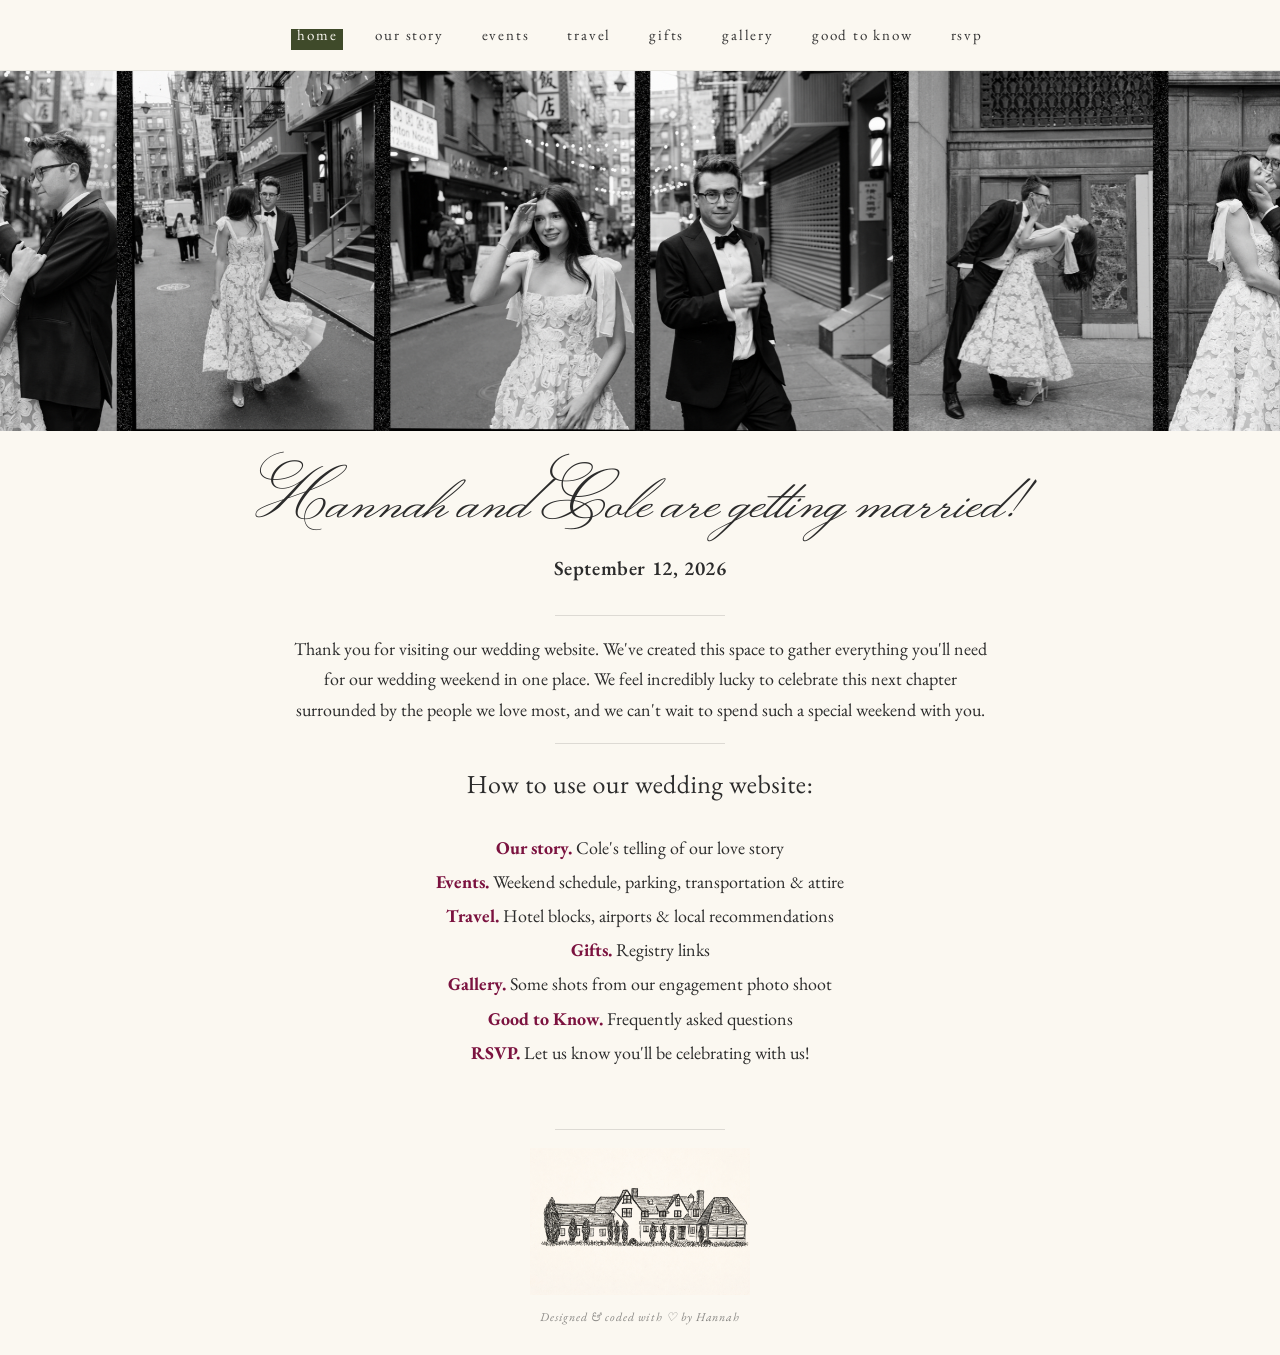
<file: index.html>
<!doctype html>
<html lang="en">
<head>
<meta charset="utf-8" />
<meta name="viewport" content="width=device-width,initial-scale=1" />
<title>Hannah & Cole</title>

<link rel="icon" type="image/png" href="./favicon.png">
<link rel="apple-touch-icon" href="./favicon.png">

<link href="https://fonts.googleapis.com/css2?family=Monsieur+La+Doulaise&family=EB+Garamond:wght@400;500;600&display=swap" rel="stylesheet">
<link rel="stylesheet" href="./css/styles.css" />
</head>

<body>

<header class="site-header">
<nav class="nav">
<a href="./">home</a>
<a href="./our-story.html">our story</a>
<a href="./events.html">events</a>
<a href="./travel.html">travel</a>
<a href="./gifts.html">gifts</a>
<a href="./photos.html">gallery</a>
<a href="./faq.html">good to know</a>
<a href="./rsvp.html">rsvp</a>
</nav>
</header>

<section class="page-banner">
<img src="images/images/banner.jpg" alt="">
</section>

<main class="home-page">

<section class="title-block">
<div class="container">
<h1>Hannah and Cole are getting married!</h1>
<div class="date">September 12, 2026</div>
</div>
</section>

<section class="section">
<div class="container">
<div class="card">

<div class="hr"></div>

<p>
Thank you for visiting our wedding website. We've created this space to gather everything you'll need for our wedding weekend in one place. We feel incredibly lucky to celebrate this next chapter surrounded by the people we love most, and we can't wait to spend such a special weekend with you.
</p>

<div class="hr"></div>

<h2>How to use our wedding website:</h2>

<div style="margin-top: 24px; line-height: 1.9;">

  <p>
<a href="./our-story.html"><strong>Our story. </strong></a>
Cole's telling of our love story
</p>
  
<p>
<a href="./events.html"><strong>Events. </strong></a>
Weekend schedule, parking, transportation &amp; attire
</p>

<p>
<a href="./travel.html"><strong>Travel. </strong></a>
Hotel blocks, airports &amp; local recommendations
</p>

<p>
<a href="./gifts.html"><strong>Gifts. </strong></a>
Registry links
</p>

<p>
<a href="./photos.html"><strong>Gallery. </strong></a>
Some shots from our engagement photo shoot
</p>

<p>
<a href="./faq.html"><strong>Good to Know. </strong></a>
Frequently asked questions
</p>

<p>
<a href="./rsvp.html"><strong>RSVP. </strong></a>
Let us know you'll be celebrating with us!
</p>

</div>

</div>
</section>

</main>

<footer class="site-footer">
  <div class="footer-divider"></div>

  <img src="images/images/house-illustration.png" alt="">

  <p class="signature">
    Designed &amp; coded with ♡ by Hannah
  </p>
</footer>

<script>
(function () {
  const currentPage =
    window.location.pathname.split("/").pop() || "index.html";

  const navLinks = document.querySelectorAll(".nav a");

  navLinks.forEach(link => {
    const href = link.getAttribute("href");

    if (
      (currentPage === "index.html" && href === "./") ||
      href === "./" + currentPage
    ) {
      link.classList.add("active");
    }
  });
})();
</script>

</body>
</html>
</file>
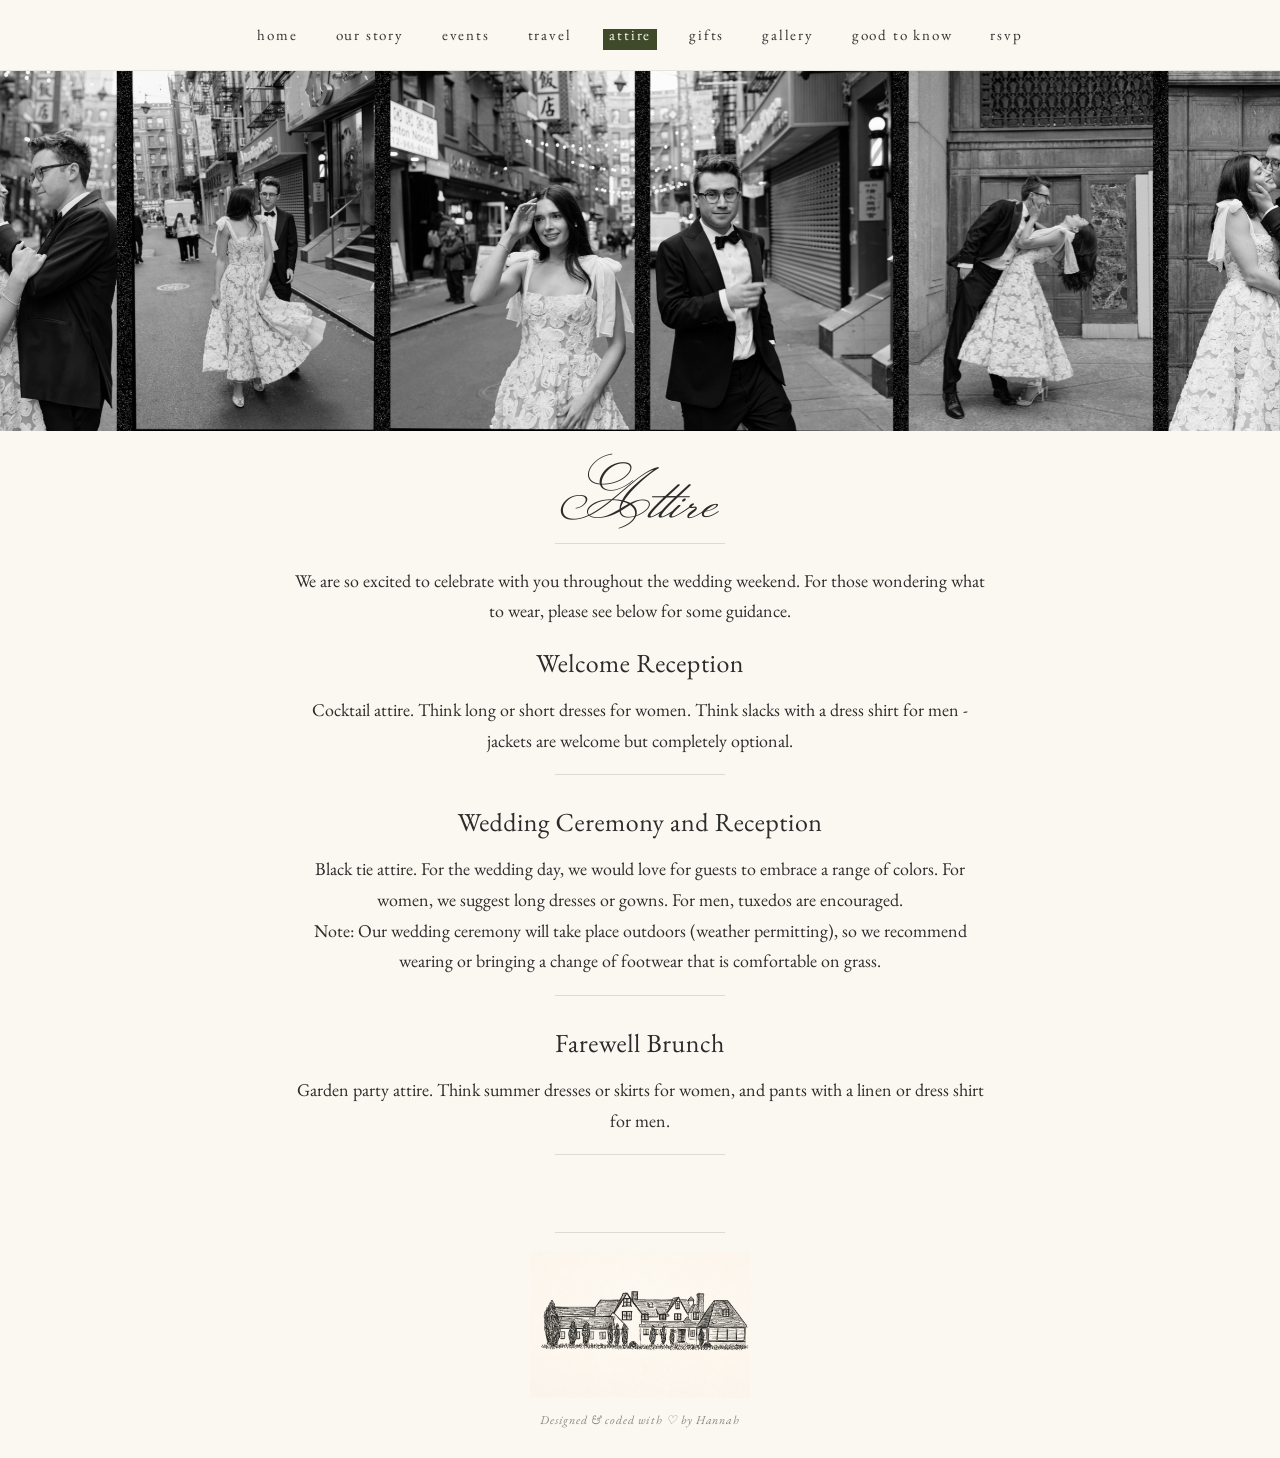
<file: attire.html>
<!doctype html>
<html lang="en">
<head>
<meta charset="utf-8" />
<meta name="viewport" content="width=device-width,initial-scale=1" />
<title>Attire</title>

<link rel="icon" type="image/png" href="./favicon.png">
<link rel="apple-touch-icon" href="./favicon.png">

<link href="https://fonts.googleapis.com/css2?family=Monsieur+La+Doulaise&family=EB+Garamond:wght@400;500;600&display=swap" rel="stylesheet">
<link rel="stylesheet" href="./css/styles.css" />
</head>

<body>

<header class="site-header">
<nav class="nav">
<a href="./">home</a>
<a href="./our-story.html">our story</a>
<a href="./events.html">events</a>
<a href="./travel.html">travel</a>
<a href="./attire.html">attire</a>
<a href="./gifts.html">gifts</a>
<a href="./photos.html">gallery</a>
<a href="./faq.html">good to know</a>
<a href="./rsvp.html">rsvp</a>
</nav>
</header>

<section class="page-banner">
<img src="images/images/banner.jpg" alt="">
</section>

<main>

<section class="title-block">
<div class="container">
<h1>Attire</h1>
</div>
</section>

<section class="section">
<div class="container">
<div class="card">

<p>
We are so excited to celebrate with you throughout the wedding weekend. For those wondering what to wear, please see below for some guidance.
</p>

<h2>Welcome Reception</h2>
<p>
Cocktail attire. Think long or short dresses for women. Think slacks with a dress shirt for men - jackets are welcome but completely optional.
</p>

<div class="hr"></div>

<h2>Wedding Ceremony and Reception</h2>
<p>
Black tie attire. For the wedding day, we would love for guests to embrace a range of colors. For women, we suggest long dresses or gowns. For men, tuxedos are encouraged. 
  <br> Note: Our wedding ceremony will take place outdoors (weather permitting), so we recommend wearing or bringing a change of footwear that is comfortable on grass. </br>
</p>

<div class="hr"></div>

<h2>Farewell Brunch</h2>
<p>
Garden party attire. Think summer dresses or skirts for women, and pants with a linen or dress shirt for men.
</p>

<div class="hr"></div>

</section>

</main>

<footer class="site-footer">
  <div class="footer-divider"></div>

  <img src="images/images/house-illustration.png" alt="">

  <p class="signature">
    Designed &amp; coded with ♡ by Hannah
  </p>
</footer>

<script>
(function () {
  const currentPage =
    window.location.pathname.split("/").pop() || "index.html";

  const navLinks = document.querySelectorAll(".nav a");

  navLinks.forEach(link => {
    const href = link.getAttribute("href");

    if (
      (currentPage === "index.html" && href === "./") ||
      href === "./" + currentPage
    ) {
      link.classList.add("active");
    }
  });
})();
</script>

</body>
</html>
</file>
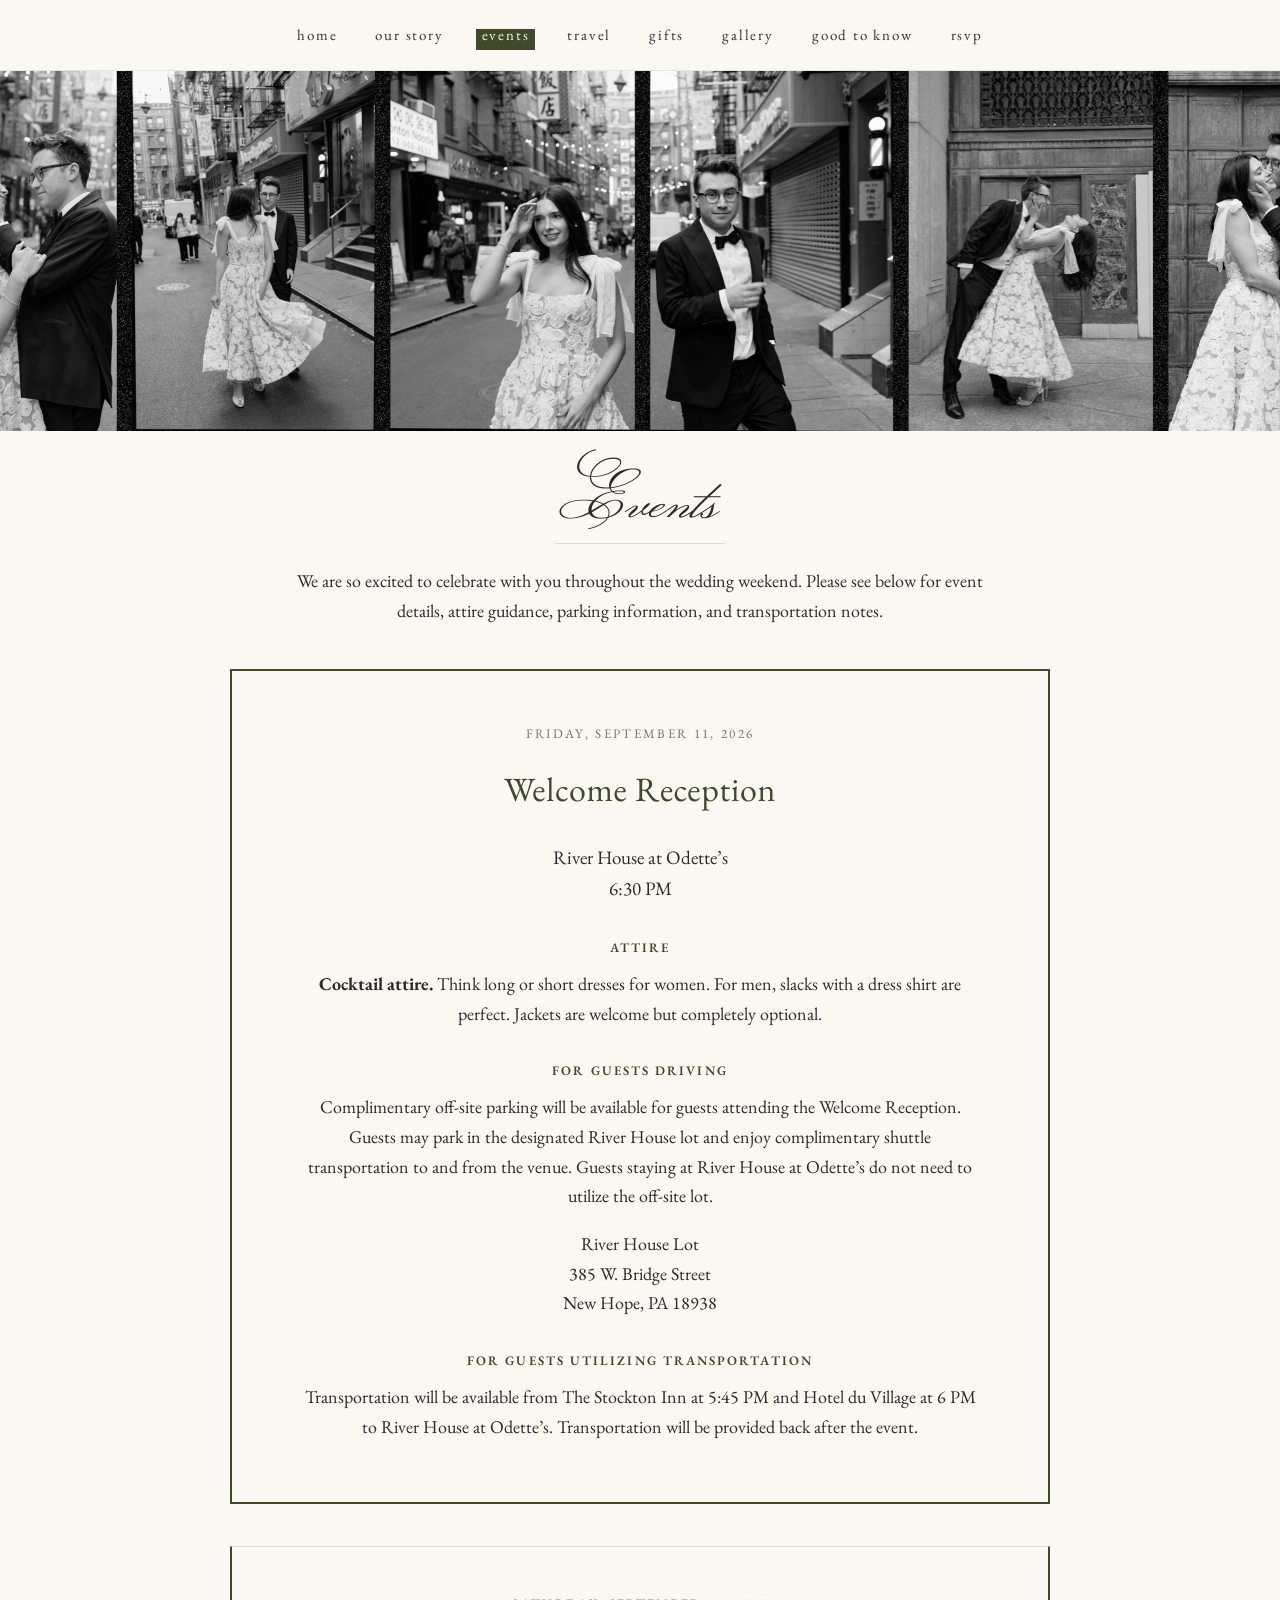
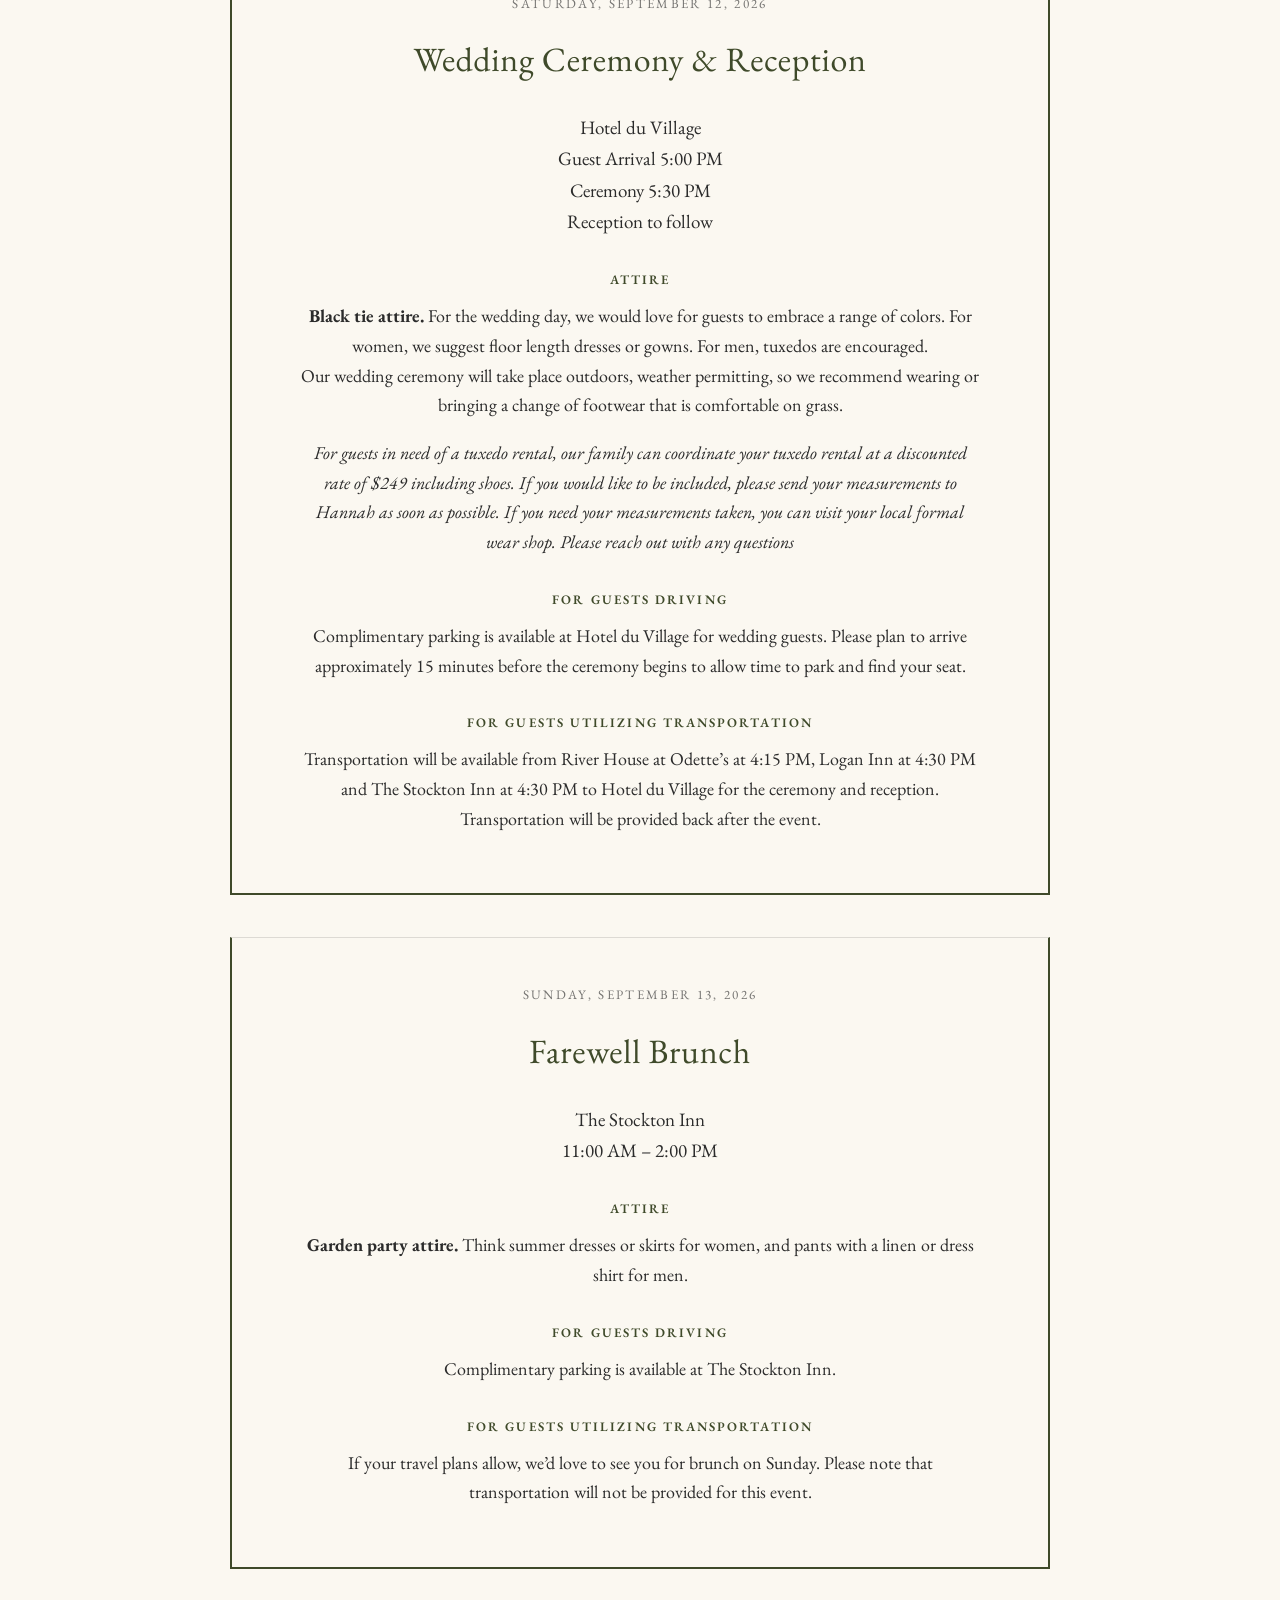
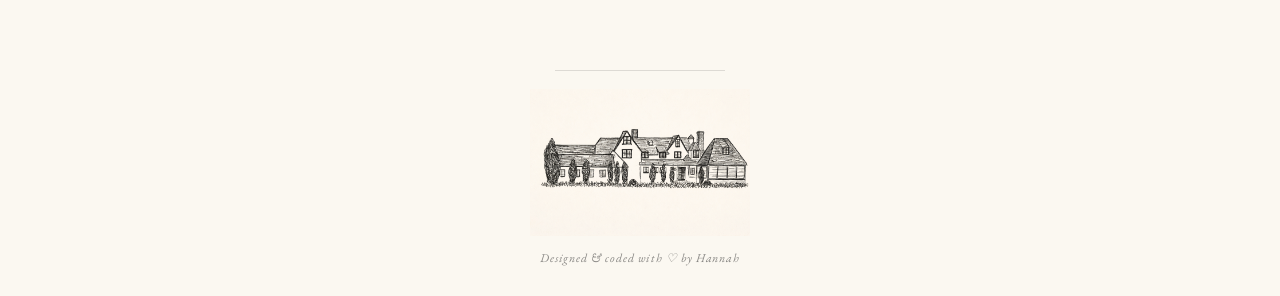
<file: events.html>
<!doctype html>
<html lang="en">
<head>
<meta charset="utf-8" />
<meta name="viewport" content="width=device-width,initial-scale=1" />
<title>Events</title>

<link rel="icon" type="image/png" href="./favicon.png">
<link rel="apple-touch-icon" href="./favicon.png">

<link href="https://fonts.googleapis.com/css2?family=Monsieur+La+Doulaise&family=EB+Garamond:wght@400;500;600&display=swap" rel="stylesheet">
<link rel="stylesheet" href="css/styles.css" />
</head>
<body>

<header class="site-header">
<nav class="nav">
<a href="./">home</a>
<a href="./our-story.html">our story</a>
<a href="./events.html">events</a>
<a href="./travel.html">travel</a>
<a href="./gifts.html">gifts</a>
<a href="./photos.html">gallery</a>
<a href="./faq.html">good to know</a>
<a href="./rsvp.html">rsvp</a>
</nav>
</header>

<section class="page-banner">
<img src="images/images/banner.jpg" alt="">
</section>

<main>

<section class="title-block">
<div class="container">
<h1>Events</h1>
</div>
</section>

<section class="section">
<div class="container">
<div class="card">

<p>
We are so excited to celebrate with you throughout the wedding weekend. Please see below for event details, attire guidance, parking information, and transportation notes.
</p>

<div class="event-block">

<p class="event-date">
Friday, September 11, 2026
</p>

<h2>Welcome Reception</h2>

<p class="event-details">
River House at Odette’s<br>
6:30 PM
</p>

<h3>Attire</h3>
<p>
<strong>Cocktail attire.</strong> Think long or short dresses for women. For men, slacks with a dress shirt are perfect. Jackets are welcome but completely optional.
</p>

<h3>For guests driving</h3>
<p>
Complimentary off-site parking will be available for guests attending the Welcome Reception. Guests may park in the designated River House lot and enjoy complimentary shuttle transportation to and from the venue. Guests staying at River House at Odette’s do not need to utilize the off-site lot.
</p>

<p>
River House Lot<br>
385 W. Bridge Street<br>
New Hope, PA 18938
</p>

<h3>For guests utilizing transportation</h3>
<p>
Transportation will be available from The Stockton Inn at 5:45 PM and Hotel du Village at 6 PM to River House at Odette’s. Transportation will be provided back after the event. 
</p>

</div>

<div class="event-block">

<p class="event-date">
Saturday, September 12, 2026
</p>

<h2>Wedding Ceremony & Reception</h2>

<p class="event-details">
Hotel du Village<br>
Guest Arrival 5:00 PM<br>
Ceremony 5:30 PM<br>
Reception to follow
</p>

<h3>Attire</h3>
<p>
<strong>Black tie attire.</strong> For the wedding day, we would love for guests to embrace a range of colors. For women, we suggest floor length dresses or gowns. For men, tuxedos are encouraged.<br>
Our wedding ceremony will take place outdoors, weather permitting, so we recommend wearing or bringing a change of footwear that is comfortable on grass.
</p>

<p> <em>For guests in need of a tuxedo rental, our family can coordinate your tuxedo rental at a discounted rate of $249 including shoes. If you would like to be included, please send your measurements to Hannah as soon as possible. If you need your measurements taken, you can visit your local formal wear shop. Please reach out with any questions </em> </p>

<h3>For guests driving</h3>
<p>
Complimentary parking is available at Hotel du Village for wedding guests. Please plan to arrive approximately 15 minutes before the ceremony begins to allow time to park and find your seat.
</p>

<h3>For guests utilizing transportation</h3>
<p>
Transportation will be available from River House at Odette’s at 4:15 PM, Logan Inn at 4:30 PM and The Stockton Inn at 4:30 PM to Hotel du Village for the ceremony and reception. Transportation will be provided back after the event. 
</p>

</div>

<div class="event-block">

<p class="event-date">
Sunday, September 13, 2026
</p>

<h2>Farewell Brunch</h2>

<p class="event-details">
The Stockton Inn<br>
11:00 AM – 2:00 PM
</p>

<h3>Attire</h3>
<p>
<strong>Garden party attire.</strong> Think summer dresses or skirts for women, and pants with a linen or dress shirt for men.
</p>

<h3>For guests driving</h3>
<p>
Complimentary parking is available at The Stockton Inn.
</p>

<h3>For guests utilizing transportation</h3>
<p>
If your travel plans allow, we’d love to see you for brunch on Sunday. Please note that transportation will not be provided for this event.
</p>
</div>
  
</div>
</div>
</section>

</main>

<footer class="site-footer">
  <div class="footer-divider"></div>

  <img src="images/images/house-illustration.png" alt="">

  <p class="signature">
    Designed &amp; coded with ♡ by Hannah
  </p>
</footer>

<script>
(function () {
  const currentPage =
    window.location.pathname.split("/").pop() || "index.html";

  const navLinks = document.querySelectorAll(".nav a");

  navLinks.forEach(link => {
    const href = link.getAttribute("href");

    if (
      (currentPage === "index.html" && href === "./") ||
      href === "./" + currentPage
    ) {
      link.classList.add("active");
    }
  });
})();
</script>

</body>
</html>
</file>
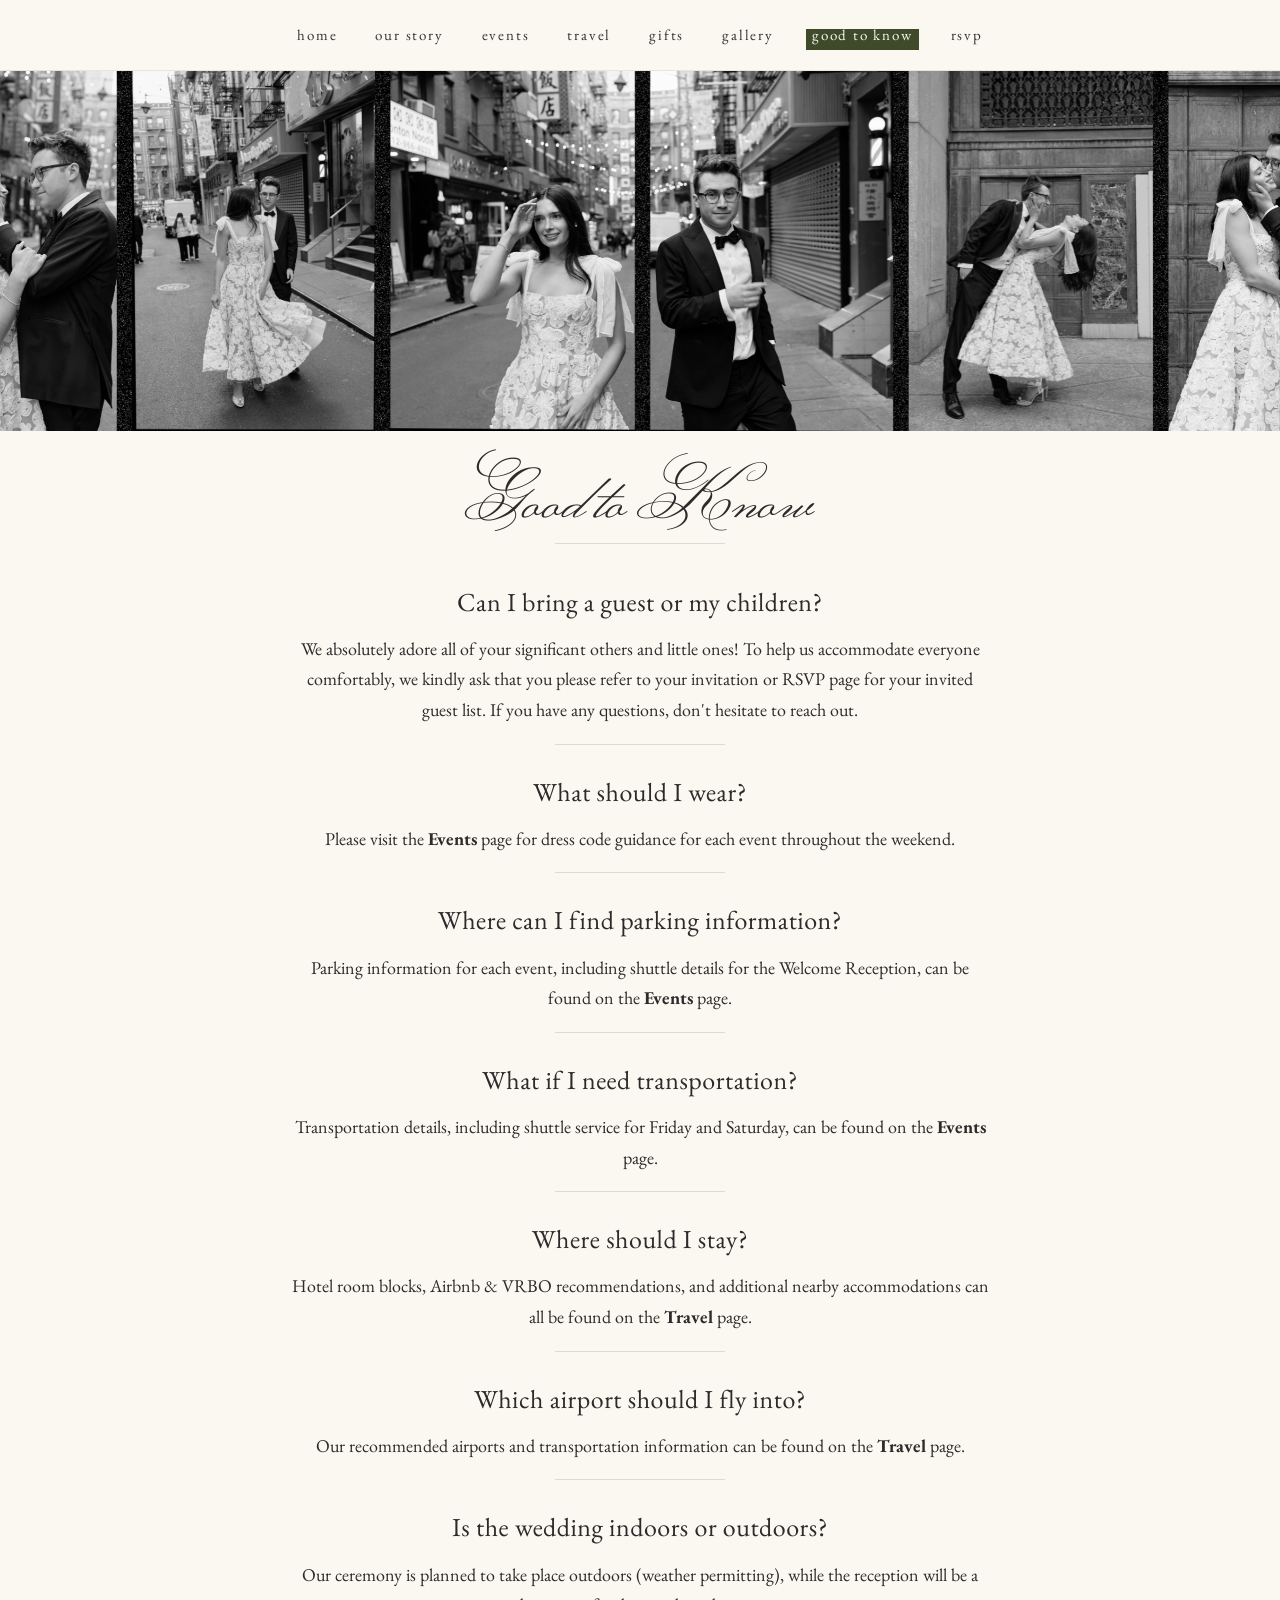
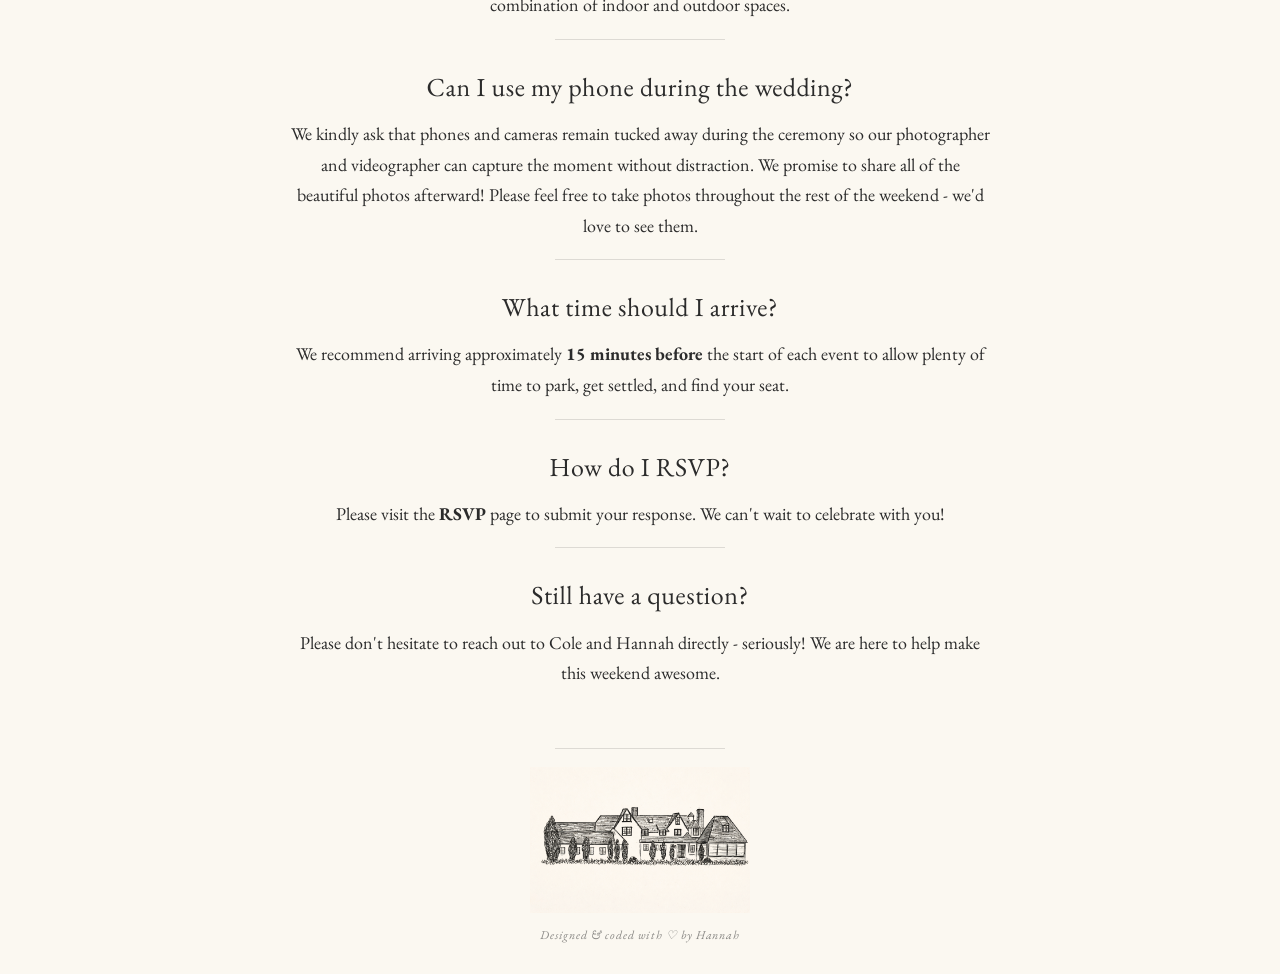
<file: faq.html>
<!doctype html>
<html lang="en">
<head>
<meta charset="utf-8" />
<meta name="viewport" content="width=device-width,initial-scale=1" />
<title>Good to Know</title>

<link rel="icon" type="image/png" href="./favicon.png">
<link rel="apple-touch-icon" href="./favicon.png">

<link href="https://fonts.googleapis.com/css2?family=Monsieur+La+Doulaise&family=EB+Garamond:wght@400;500;600&display=swap" rel="stylesheet">
<link rel="stylesheet" href="css/styles.css" />
</head>

<body>

<header class="site-header">
<nav class="nav">
<a href="./">home</a>
<a href="./our-story.html">our story</a>
<a href="./events.html">events</a>
<a href="./travel.html">travel</a>
<a href="./gifts.html">gifts</a>
<a href="./photos.html">gallery</a>
<a href="./faq.html">good to know</a>
<a href="./rsvp.html">rsvp</a>
</nav>
</header>

<section class="page-banner">
<img src="images/images/banner.jpg" alt="">
</section>

<main>

<section class="title-block">
<div class="container">
<h1>Good to Know</h1>
</div>
</section>

<section class="section">
<div class="container">
<div class="card">

<h2>Can I bring a guest or my children?</h2>

<p>
We absolutely adore all of your significant others and little ones! To help us accommodate everyone comfortably, we kindly ask that you please refer to your invitation or RSVP page for your invited guest list. If you have any questions, don't hesitate to reach out.
</p>

<div class="hr"></div>

<h2>What should I wear?</h2>

<p>
Please visit the <strong>Events</strong> page for dress code guidance for each event throughout the weekend.
</p>

<div class="hr"></div>

<h2>Where can I find parking information?</h2>

<p>
Parking information for each event, including shuttle details for the Welcome Reception, can be found on the <strong>Events</strong> page.
</p>

<div class="hr"></div>

<h2>What if I need transportation?</h2>

<p>
Transportation details, including shuttle service for Friday and Saturday, can be found on the <strong>Events</strong> page.
</p>

<div class="hr"></div>

<h2>Where should I stay?</h2>

<p>
Hotel room blocks, Airbnb &amp; VRBO recommendations, and additional nearby accommodations can all be found on the <strong>Travel</strong> page.
</p>

<div class="hr"></div>

<h2>Which airport should I fly into?</h2>

<p>
Our recommended airports and transportation information can be found on the <strong>Travel</strong> page.
</p>

<div class="hr"></div>

<h2>Is the wedding indoors or outdoors?</h2>

<p>
Our ceremony is planned to take place outdoors (weather permitting), while the reception will be a combination of indoor and outdoor spaces.
</p>

<div class="hr"></div>

<h2>Can I use my phone during the wedding?</h2>

<p>
We kindly ask that phones and cameras remain tucked away during the ceremony so our photographer and videographer can capture the moment without distraction. We promise to share all of the beautiful photos afterward! Please feel free to take photos throughout the rest of the weekend - we'd love to see them.
</p>

<div class="hr"></div>

<h2>What time should I arrive?</h2>

<p>
We recommend arriving approximately <strong>15 minutes before</strong> the start of each event to allow plenty of time to park, get settled, and find your seat.
</p>

<div class="hr"></div>

<h2>How do I RSVP?</h2>

<p>
Please visit the <strong>RSVP</strong> page to submit your response. We can't wait to celebrate with you!
</p>

<div class="hr"></div>

<h2>Still have a question?</h2>

<p>
Please don't hesitate to reach out to Cole and Hannah directly - seriously! We are here to help make this weekend awesome.
</p>
</div>
</div>
</section>

</main>

<footer class="site-footer">
  <div class="footer-divider"></div>
  <img src="images/images/house-illustration.png" alt="">

  <p class="signature">
    Designed &amp; coded with ♡ by Hannah
  </p>
</footer>

<script>
(function () {
  const currentPage =
    window.location.pathname.split("/").pop() || "index.html";

  const navLinks = document.querySelectorAll(".nav a");

  navLinks.forEach(link => {
    const href = link.getAttribute("href");

    if (
      (currentPage === "index.html" && href === "./") ||
      href === "./" + currentPage
    ) {
      link.classList.add("active");
    }
  });
})();
</script>

</body>
</html>
</file>
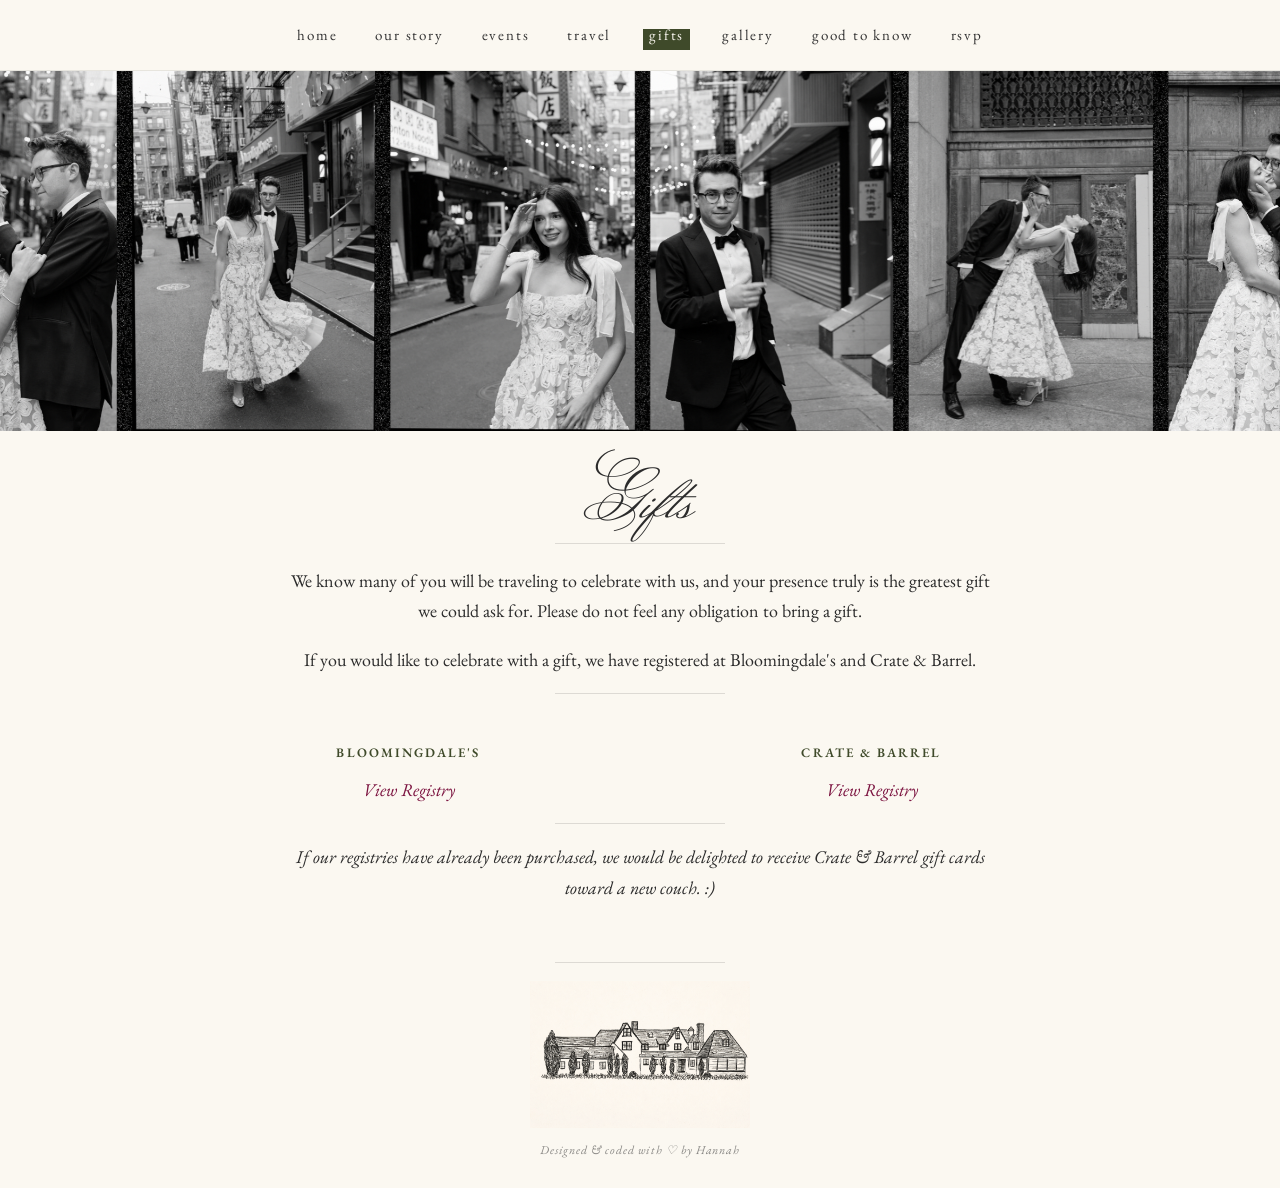
<file: gifts.html>
<!doctype html>
<html lang="en">
<head>
<meta charset="utf-8" />
<meta name="viewport" content="width=device-width,initial-scale=1" />
<title>Gifts</title>

<link rel="icon" type="image/png" href="./favicon.png">
<link rel="apple-touch-icon" href="./favicon.png">

<link href="https://fonts.googleapis.com/css2?family=Monsieur+La+Doulaise&family=EB+Garamond:wght@400;500;600&display=swap" rel="stylesheet">
<link rel="stylesheet" href="./css/styles.css" />
</head>

<body>

<header class="site-header">
<nav class="nav">
<a href="./">home</a>
<a href="./our-story.html">our story</a>
<a href="./events.html">events</a>
<a href="./travel.html">travel</a>
<a href="./gifts.html">gifts</a>
<a href="./photos.html">gallery</a>
<a href="./faq.html">good to know</a>
<a href="./rsvp.html">rsvp</a>
</nav>
</header>

<section class="page-banner">
<img src="images/images/banner.jpg" alt="">
</section>

<main>

<section class="title-block">
<div class="container">
<h1>Gifts</h1>
</div>
</section>

<section class="section">
<div class="container">
<div class="card">

<p>
We know many of you will be traveling to celebrate with us, and your presence truly is the greatest gift we could ask for. Please do not feel any obligation to bring a gift.
</p>

<p style="margin-top: 18px;">
If you would like to celebrate with a gift, we have registered at Bloomingdale's and Crate & Barrel.
</p>

<div class="hr"></div>

<div class="travel-grid two">

<div class="travel-mini">
<h3>Bloomingdale's</h3>
<p>
<em>
<a href="https://www.bloomingdales.com/registry/Hannah-Trichon-Robert-Wirtz/1369956" target="_blank">
View Registry
</a>
</em>
</p>
</div>

<div class="travel-mini">
<h3>Crate & Barrel</h3>
<p>
<em>
<a href="https://www.crateandbarrel.com/gift-registry/hannah-trichon/r7510208" target="_blank">
View Registry
</a>
</em>
</p>
</div>

</div>

<div class="hr"></div>

<p>
<em>
If our registries have already been purchased, we would be delighted to receive Crate & Barrel gift cards toward a new couch. :)
</em>
</p>

</div>
</div>
</section>

</main>

<footer class="site-footer">
  <div class="footer-divider"></div>

  <img src="images/images/house-illustration.png" alt="">

  <p class="signature">
    Designed &amp; coded with ♡ by Hannah
  </p>
</footer>

<script>
(function () {
  const currentPage =
    window.location.pathname.split("/").pop() || "index.html";

  const navLinks = document.querySelectorAll(".nav a");

  navLinks.forEach(link => {
    const href = link.getAttribute("href");

    if (
      (currentPage === "index.html" && href === "./") ||
      href === "./" + currentPage
    ) {
      link.classList.add("active");
    }
  });
})();
</script>

</body>
</html>
</file>
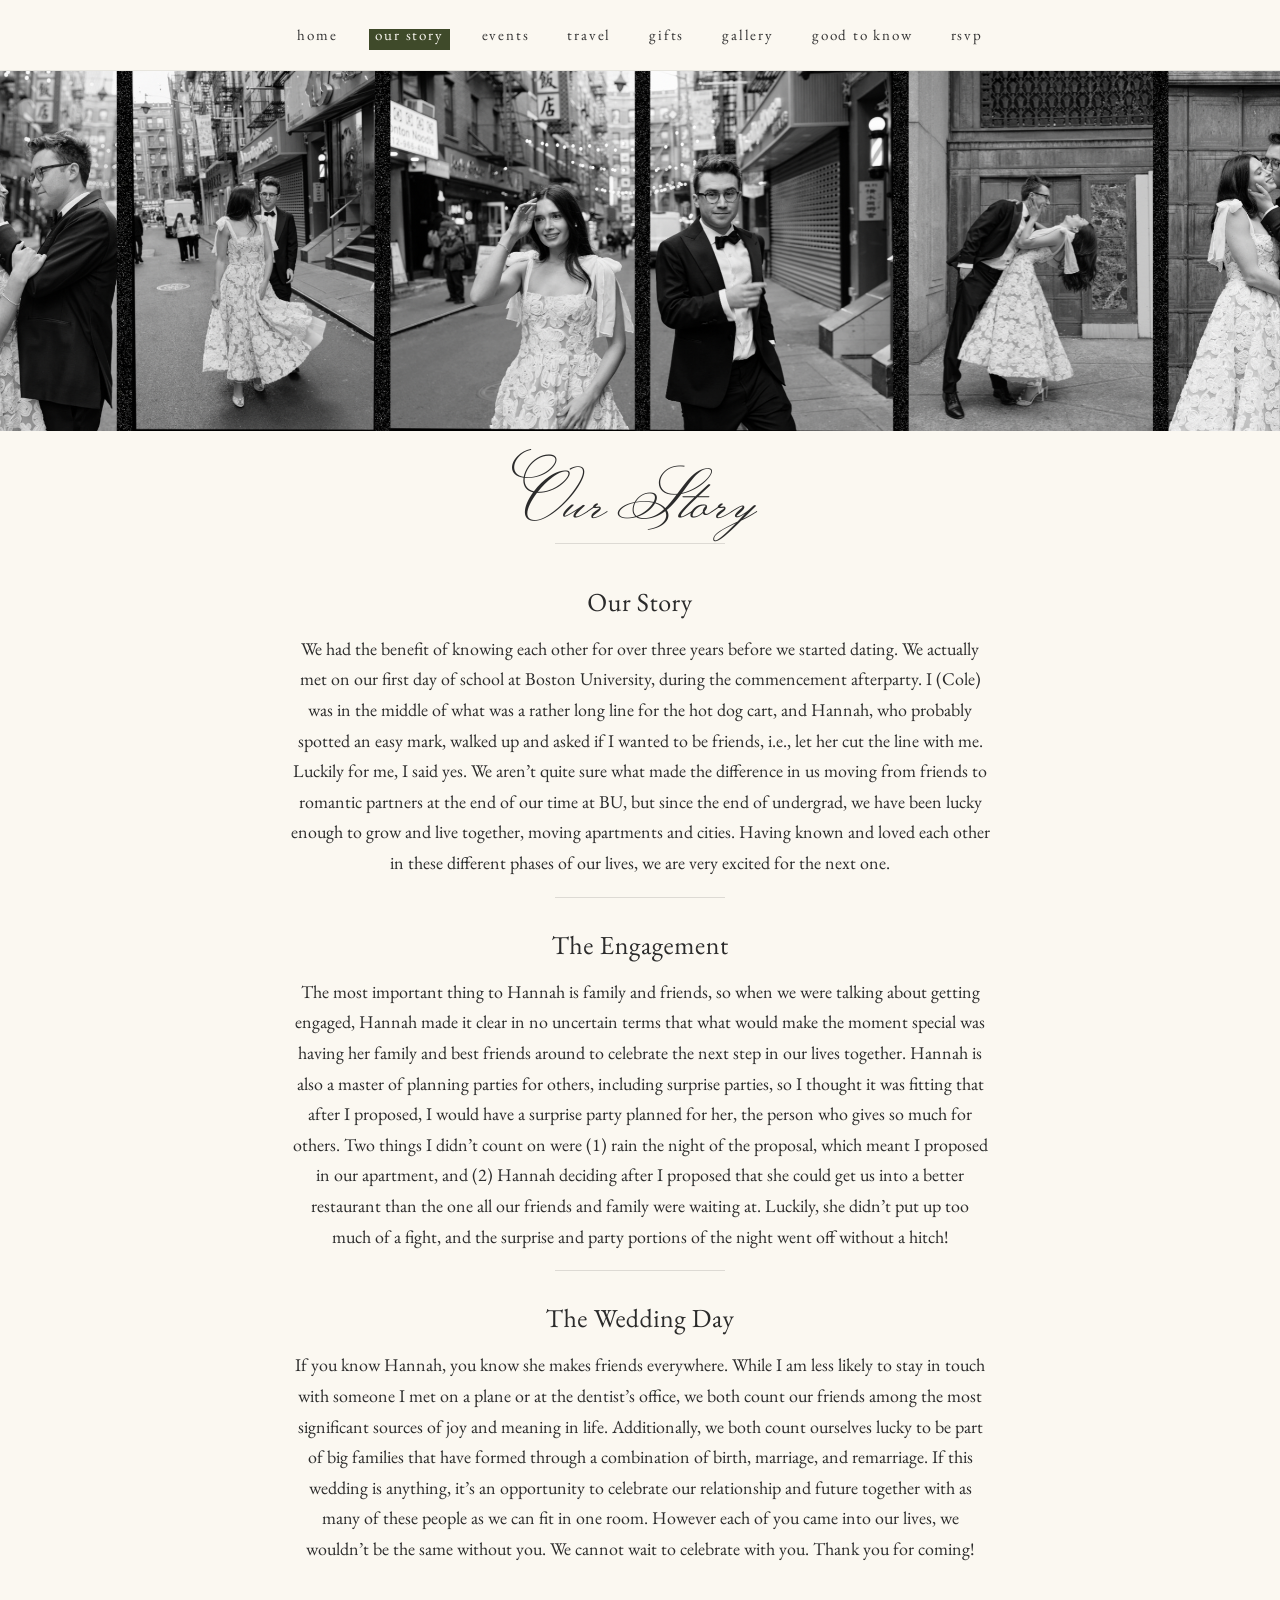
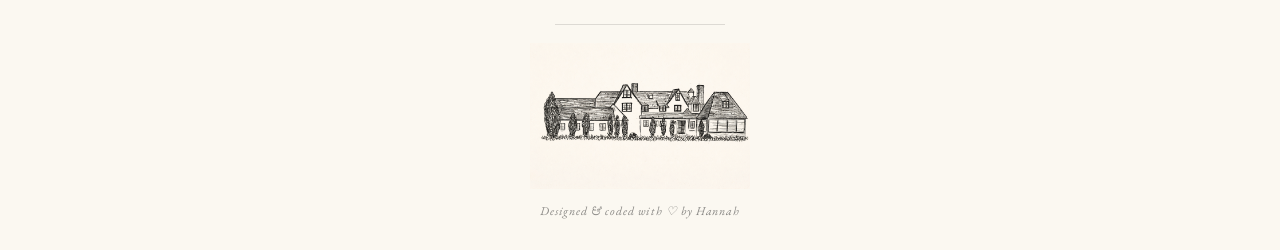
<file: our-story.html>
<!doctype html>
<html lang="en">
<head>
<meta charset="utf-8" />
<meta name="viewport" content="width=device-width,initial-scale=1" />
<title>Our Story</title>

<link rel="icon" type="image/png" href="./favicon.png">
<link rel="apple-touch-icon" href="./favicon.png">

<link href="https://fonts.googleapis.com/css2?family=Monsieur+La+Doulaise&family=EB+Garamond:wght@400;500;600&display=swap" rel="stylesheet">
<link rel="stylesheet" href="./css/styles.css" />
</head>
<body>

<header class="site-header">
<nav class="nav">
<a href="./">home</a>
<a href="./our-story.html">our story</a>
<a href="./events.html">events</a>
<a href="./travel.html">travel</a>
<a href="./gifts.html">gifts</a>
<a href="./photos.html">gallery</a>
<a href="./faq.html">good to know</a>
<a href="./rsvp.html">rsvp</a>
</nav>
</header>

<section class="page-banner">
<img src="images/images/banner.jpg" alt="">
</section>

<main>

<section class="title-block" style="padding-bottom: 5px;">
<div class="container">
<h1>Our Story</h1>
</div>
</section>

<section class="section" style="padding-top: 5px;">
<div class="container">
<div class="card">

<h2>Our Story</h2>
<p>
We had the benefit of knowing each other for over three years before we started dating. We actually met on our first day of school at Boston University, during the commencement afterparty. I (Cole) was in the middle of what was a rather long line for the hot dog cart, and Hannah, who probably spotted an easy mark, walked up and asked if I wanted to be friends, i.e., let her cut the line with me. Luckily for me, I said yes. We aren’t quite sure what made the difference in us moving from friends to romantic partners at the end of our time at BU, but since the end of undergrad, we have been lucky enough to grow and live together, moving apartments and cities. Having known and loved each other in these different phases of our lives, we are very excited for the next one.
</p>

<div class="hr"></div>

<h2>The Engagement</h2>
<p>
The most important thing to Hannah is family and friends, so when we were talking about getting engaged, Hannah made it clear in no uncertain terms that what would make the moment special was having her family and best friends around to celebrate the next step in our lives together. Hannah is also a master of planning parties for others, including surprise parties, so I thought it was fitting that after I proposed, I would have a surprise party planned for her, the person who gives so much for others. Two things I didn’t count on were (1) rain the night of the proposal, which meant I proposed in our apartment, and (2) Hannah deciding after I proposed that she could get us into a better restaurant than the one all our friends and family were waiting at. Luckily, she didn’t put up too much of a fight, and the surprise and party portions of the night went off without a hitch!
</p>

<div class="hr"></div>

<h2>The Wedding Day</h2>
<p>
If you know Hannah, you know she makes friends everywhere. While I am less likely to stay in touch with someone I met on a plane or at the dentist’s office, we both count our friends among the most significant sources of joy and meaning in life. Additionally, we both count ourselves lucky to be part of big families that have formed through a combination of birth, marriage, and remarriage. If this wedding is anything, it’s an opportunity to celebrate our relationship and future together with as many of these people as we can fit in one room. However each of you came into our lives, we wouldn’t be the same without you. We cannot wait to celebrate with you. Thank you for coming!
</p>

</div>
</div>
</section>

</main>

<footer class="site-footer">
  <div class="footer-divider"></div>

  <img src="images/images/house-illustration.png" alt="">

  <p class="signature">
    Designed &amp; coded with ♡ by Hannah
  </p>
</footer>

<script>
(function () {
  const currentPage =
    window.location.pathname.split("/").pop() || "index.html";

  const navLinks = document.querySelectorAll(".nav a");

  navLinks.forEach(link => {
    const href = link.getAttribute("href");

    if (
      (currentPage === "index.html" && href === "./") ||
      href === "./" + currentPage
    ) {
      link.classList.add("active");
    }
  });
})();
</script>

</body>
</html>
</file>
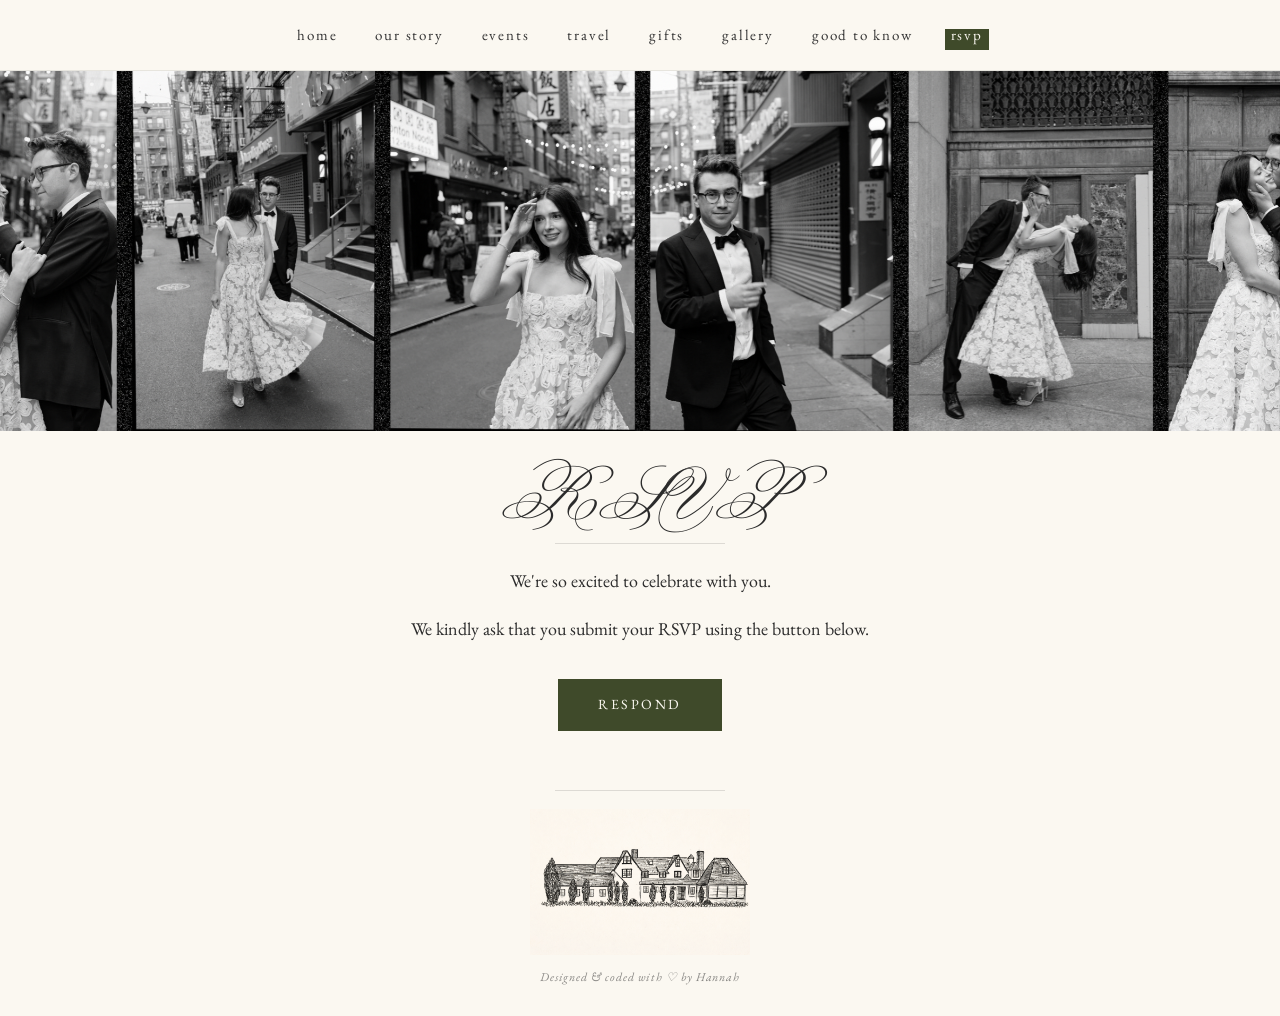
<file: rsvp.html>
<!doctype html>
<html lang="en">
<head>
<meta charset="utf-8" />
<meta name="viewport" content="width=device-width,initial-scale=1" />
<title>RSVP</title>

<link rel="icon" type="image/png" href="./favicon.png">
<link rel="apple-touch-icon" href="./favicon.png">

<link href="https://fonts.googleapis.com/css2?family=Monsieur+La+Doulaise&family=EB+Garamond:wght@400;500;600&display=swap" rel="stylesheet">
<link rel="stylesheet" href="./css/styles.css" />
</head>

<body>

<header class="site-header">
<nav class="nav">
<a href="./">home</a>
<a href="./our-story.html">our story</a>
<a href="./events.html">events</a>
<a href="./travel.html">travel</a>
<a href="./gifts.html">gifts</a>
<a href="./photos.html">gallery</a>
<a href="./faq.html">good to know</a>
<a href="./rsvp.html">rsvp</a>
</nav>
</header>

<section class="page-banner">
<img src="images/images/banner.jpg" alt="">
</section>

<main>

<section class="title-block">
<div class="container">
<h1>RSVP</h1>
</div>
</section>

<section class="section">
<div class="container">
<div class="card">

<p>
We're so excited to celebrate with you.
</p>

<p style="margin-top:18px;">
We kindly ask that you submit your RSVP using the button below.
</p>

<p style="margin-top:34px;">
<a href="https://www.aisleplanner.com/app/v2/our-wedding/hannahandcole/rsvp"
   target="_blank"
   class="registry-btn">
   Respond
</a>
</p>

</div>
</div>
</section>

</main>

<footer class="site-footer">
  <div class="footer-divider"></div>

  <img src="images/images/house-illustration.png" alt="">

  <p class="signature">
    Designed &amp; coded with ♡ by Hannah
  </p>
</footer>

<script>
(function () {
  const currentPage =
    window.location.pathname.split("/").pop() || "index.html";

  const navLinks = document.querySelectorAll(".nav a");

  navLinks.forEach(link => {
    const href = link.getAttribute("href");

    if (
      (currentPage === "index.html" && href === "./") ||
      href === "./" + currentPage
    ) {
      link.classList.add("active");
    }
  });
})();
</script>

</body>
</html>
</file>
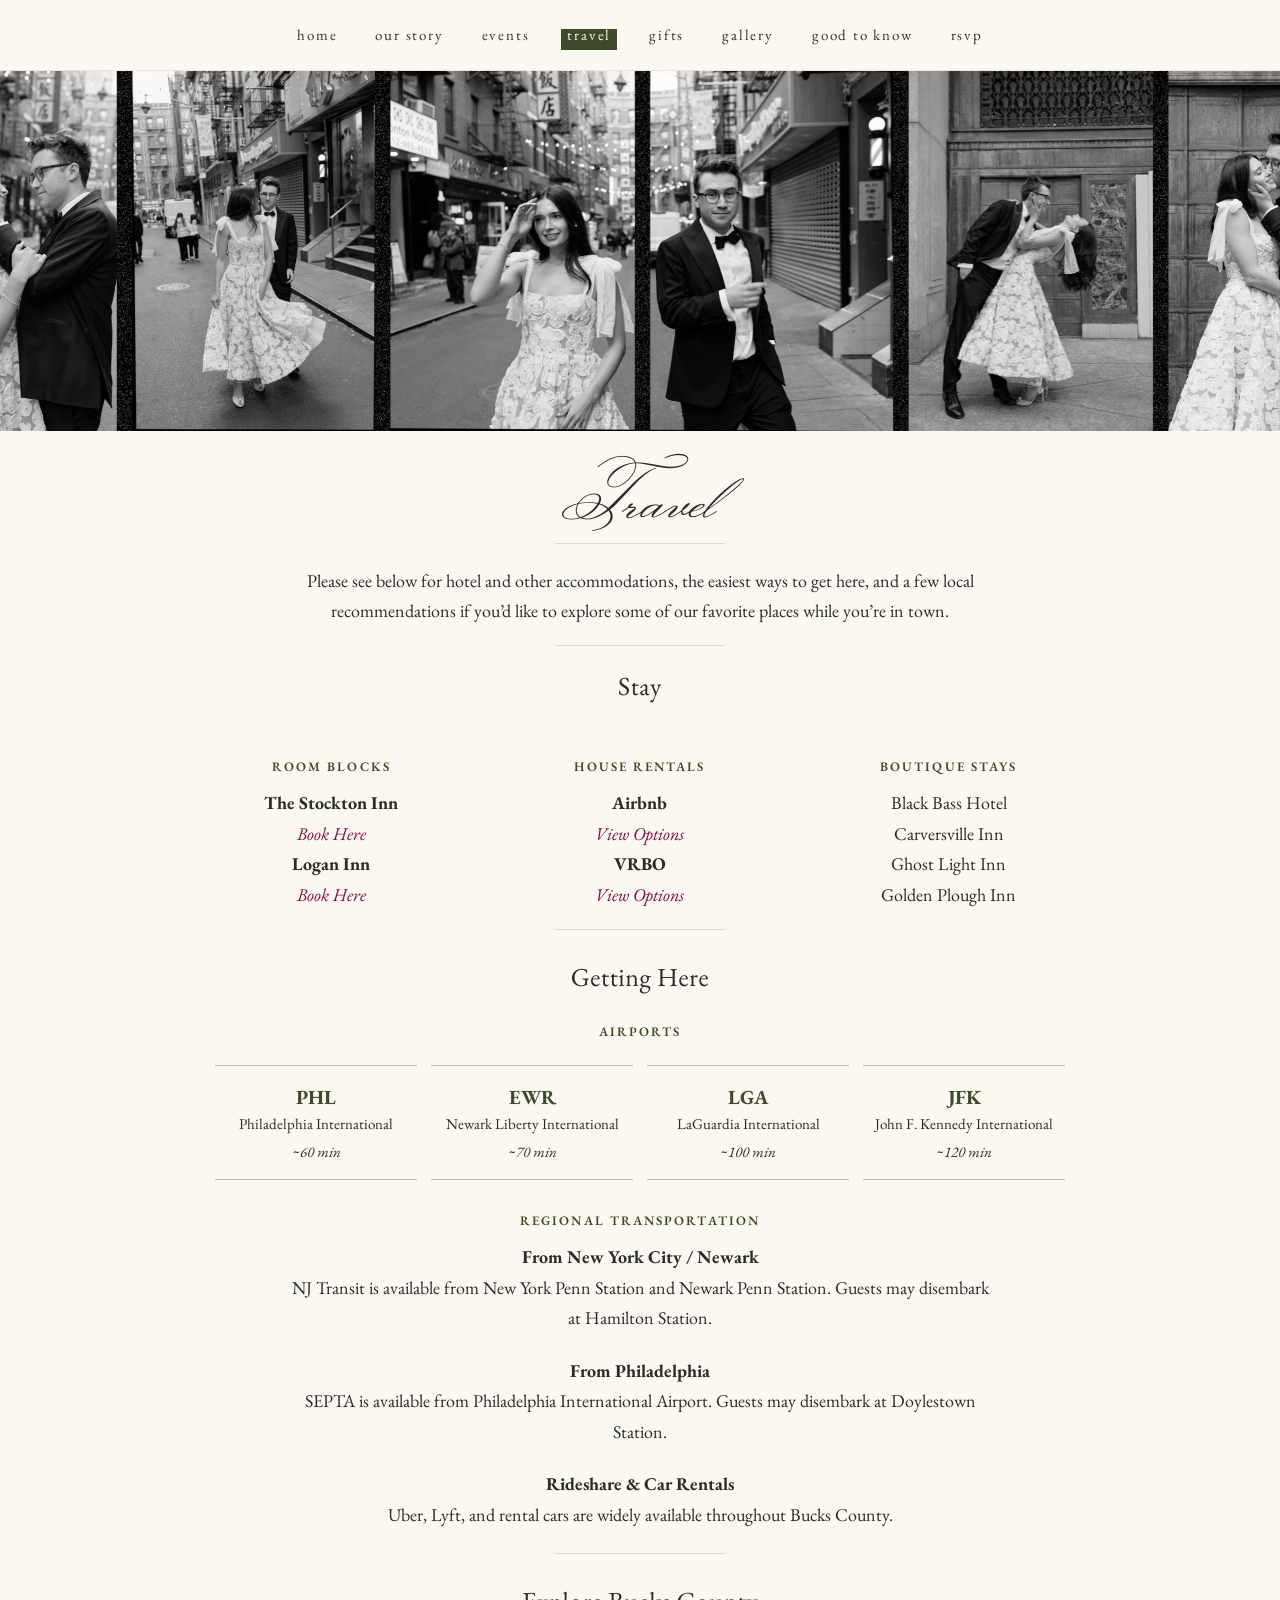
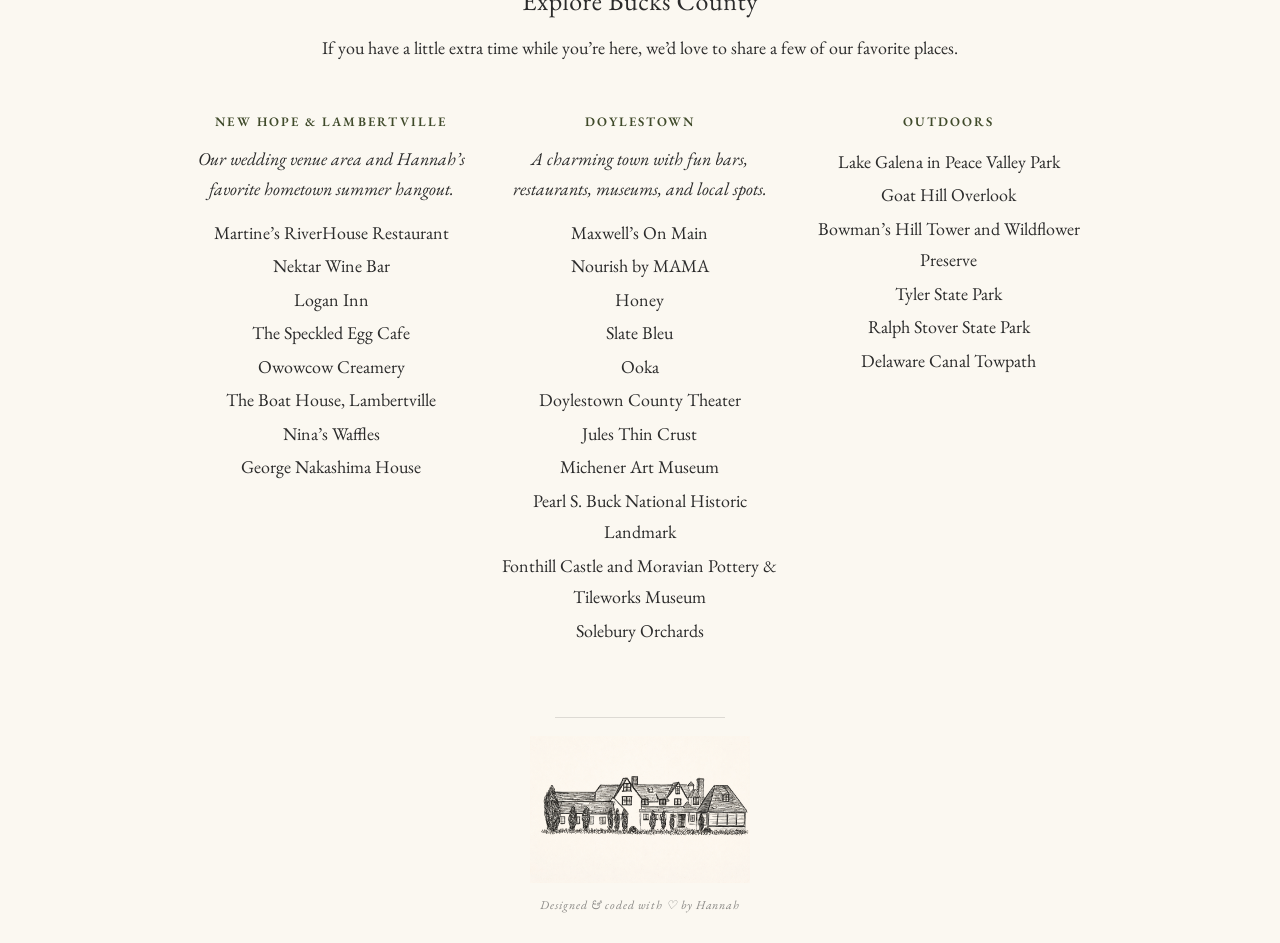
<file: travel.html>
<!doctype html>
<html lang="en">
<head>
<meta charset="utf-8" />
<meta name="viewport" content="width=device-width,initial-scale=1" />
<title>Travel</title>

<link rel="icon" type="image/png" href="./favicon.png">
<link rel="apple-touch-icon" href="./favicon.png">

<link href="https://fonts.googleapis.com/css2?family=Monsieur+La+Doulaise&family=EB+Garamond:wght@400;500;600&display=swap" rel="stylesheet">
<link rel="stylesheet" href="css/styles.css" />
</head>

<body>

<header class="site-header">
<nav class="nav">
<a href="./">home</a>
<a href="./our-story.html">our story</a>
<a href="./events.html">events</a>
<a href="./travel.html">travel</a>
<a href="./gifts.html">gifts</a>
<a href="./photos.html">gallery</a>
<a href="./faq.html">good to know</a>
<a href="./rsvp.html">rsvp</a>
</nav>
</header>

<section class="page-banner">
<img src="images/images/banner.jpg" alt="Hannah and Cole">
</section>

<main class="travel-page">

<section class="title-block">
<div class="container">
<h1>Travel</h1>
</div>
</section>

<section class="section">
<div class="container">
<div class="card">

<p>
Please see below for hotel and other accommodations, the easiest ways to get here, and a few local recommendations if you’d like to explore some of our favorite places while you’re in town.
</p>

<div class="hr"></div>

<h2>Stay</h2>

<div class="travel-grid three">

<div class="travel-mini">
<h3>Room Blocks</h3>
<p>
<strong>The Stockton Inn</strong><br>
<em><a href="https://us2.cloudbeds.com/en/reservation/2EjO3d?allotment_block_code=b877139&checkin=2026-09-11&checkout=2026-09-13&currency=usd" target="_blank">Book Here</a></em>
</p>
<p>
<strong>Logan Inn</strong><br>
<em><a href="https://hotels.cloudbeds.com/en/reservation/FMLG1O?allotment_block_code=b770725&checkin=2026-09-11&checkout=2026-09-13&currency=usd" target="_blank">Book Here</a></em>
</p>
</div>

<div class="travel-mini">
<h3>House Rentals</h3>
<p>
<strong>Airbnb</strong><br>
<em><a href="https://www.airbnb.com/l/86qAhvUH" target="_blank">View Options</a></em>
</p>
<p>
<strong>VRBO</strong><br>
<em><a href="https://vrbo.onelink.me/ItNz/vn7peaii" target="_blank">View Options</a></em>
</p>
</div>
<div class="travel-mini">
<h3>Boutique Stays</h3>
Black Bass Hotel<br>
Carversville Inn <br>
Ghost Light Inn<br>
Golden Plough Inn
</div>
</div>

<div class="hr"></div>

<h2>Getting Here</h2>

<h3>Airports</h3>

<div class="airport-grid">
<div><strong>PHL</strong><span>Philadelphia International</span><em>~60 min</em></div>
<div><strong>EWR</strong><span>Newark Liberty International</span><em>~70 min</em></div>
<div><strong>LGA</strong><span>LaGuardia International</span><em>~100 min</em></div>
<div><strong>JFK</strong><span>John F. Kennedy International</span><em>~120 min</em></div>
</div>

<h3>Regional Transportation</h3>

<div class="travel-list">
<p>
<strong>From New York City / Newark</strong><br>
NJ Transit is available from New York Penn Station and Newark Penn Station. Guests may disembark at Hamilton Station.
</p>

<p>
<strong>From Philadelphia</strong><br>
SEPTA is available from Philadelphia International Airport. Guests may disembark at Doylestown Station.
</p>

<p>
<strong>Rideshare & Car Rentals</strong><br>
Uber, Lyft, and rental cars are widely available throughout Bucks County.
</p>
</div>

<div class="hr"></div>

<h2>Explore Bucks County</h2>

<p>
If you have a little extra time while you’re here, we’d love to share a few of our favorite places.
</p>

<div class="travel-grid three">

<div class="travel-mini">
<h3>New Hope & Lambertville</h3>
<p><em>Our wedding venue area and Hannah’s favorite hometown summer hangout.</em></p>
<ul>
<li>Martine’s RiverHouse Restaurant</li>
<li>Nektar Wine Bar</li>
<li>Logan Inn</li>
<li>The Speckled Egg Cafe</li>
<li>Owowcow Creamery</li>
<li>The Boat House, Lambertville</li>
<li>Nina’s Waffles</li>
<li>George Nakashima House</li>
</ul>
</div>

<div class="travel-mini">
<h3>Doylestown</h3>
<p><em>A charming town with fun bars, restaurants, museums, and local spots.</em></p>
<ul>
<li>Maxwell’s On Main</li>
<li>Nourish by MAMA</li>
<li>Honey</li>
<li>Slate Bleu</li>
<li>Ooka</li>
<li>Doylestown County Theater</li>
<li>Jules Thin Crust</li>
<li>Michener Art Museum</li>
<li>Pearl S. Buck National Historic Landmark</li>
<li>Fonthill Castle and Moravian Pottery & Tileworks Museum</li>
<li>Solebury Orchards</li>
</ul>
</div>

<div class="travel-mini">
<h3>Outdoors</h3>
<ul>
<li>Lake Galena in Peace Valley Park</li>
<li>Goat Hill Overlook</li>
<li>Bowman’s Hill Tower and Wildflower Preserve</li>
<li>Tyler State Park</li>
<li>Ralph Stover State Park</li>
<li>Delaware Canal Towpath</li>
</ul>
</div>

</div>

</div>
</div>
</section>

</main>

<footer class="site-footer">
  <div class="footer-divider"></div>
  <img src="images/images/house-illustration.png" alt="">
  <p class="signature">Designed &amp; coded with ♡ by Hannah</p>
</footer>

<script>
(function () {
  const currentPage =
    window.location.pathname.split("/").pop() || "index.html";

  const navLinks = document.querySelectorAll(".nav a");

  navLinks.forEach(link => {
    const href = link.getAttribute("href");

    if (
      (currentPage === "index.html" && href === "./") ||
      href === "./" + currentPage
    ) {
      link.classList.add("active");
    }
  });
})();
</script>

</body>
</html>
</file>
<file: css/styles.css>
:root{
  --bg: #fbf8f1;
  --text: #2b2b2b;
}

*{ box-sizing: border-box; }

html, body{
  margin: 0;
  padding: 0;
}

body{
  font-family: 'EB Garamond', serif;
  background: var(--bg);
  color: var(--text);
  text-align: center;
  line-height: 1.7;
  font-size: 18px;
}

/* NAV */

.site-header{
  position: sticky;
  top: 0;
  background: var(--bg);
  border-bottom: 1px solid rgba(0,0,0,.08);
  z-index: 100;
}

.nav{
  display: flex;
  justify-content: center;
  gap: 34px;
  padding: 18px 10px;
  flex-wrap: wrap;
}

.nav a{
  text-decoration: none;
  font-size: 15px;
  letter-spacing: .12em;
  text-transform: lowercase;
  color: #333;
}

.nav a:hover{ opacity: 0.7; }

/* BANNER */

.page-banner{
  width: 100%;
  height: 360px;
  overflow: hidden;
  display: block;
  background: #000;
}

.page-banner img{
  width: 100%;
  height: 100%;
  object-fit: cover;
  display: block;
}

/* TITLES */

.title-block{
  padding: 35px 20px 20px;
}

.title-block h1{
  font-family: 'Monsieur La Doulaise', cursive;
  font-size: clamp(50px, 5vw, 80px);
  margin: 0;
  line-height: 1.05;
  padding-bottom: 15px;
}

/* Divider under all page titles EXCEPT home */

main:not(.home-page) .title-block h1::after{
  content: "";
  display: block;
  width: 170px;
  height: 1px;
  background: rgba(0,0,0,.12);
  margin: 15px auto 0;
}

/* Date styling */

.title-block .date{
  font-family: 'EB Garamond', serif;
  font-weight: 600;
  font-size: 20px;
  margin-top: 8px;
  letter-spacing: .03em;
}

/* SECTIONS */

.section{
  padding: 15px 0 35px;
}

.container{
  width: 90%;
  max-width: 1100px;
  margin: 0 auto;
}

.card{
  background: transparent;
  border: none;
  padding: 0;
}

/* Subheaders */

.card h2{
  font-family: 'EB Garamond', serif;
  font-weight: 600;
  font-size: 26px;
  letter-spacing: .02em;
  margin: 25px 0 10px;
}

/* Divider inside content */

.hr{
  height: 1px;
  background: rgba(0,0,0,.12);
  width: 170px;
  margin: 18px auto;
}

/* GALLERY */

.gallery{
  display: grid;
  grid-template-columns: repeat(2, 1fr);
  gap: 14px;
  margin-top: 25px;
}

.gallery img{
  width: 100%;
  aspect-ratio: 1 / 1;
  object-fit: cover;
  display: block;
}

@media (min-width: 700px){
  .gallery{ grid-template-columns: repeat(3, 1fr); }
}

@media (min-width: 1000px){
  .gallery{ grid-template-columns: repeat(4, 1fr); }
}

/* MOBILE */

@media (max-width: 600px){

  .page-banner{ height: 200px; }

  .title-block h1{ font-size: 38px; }

  .card h2{ font-size: 22px; }

  .container{ width: 94%; }

  .card p{ font-size: 16px; }
}

.footer{ display:none; }

/* ===== FIX: Make spacing under page titles consistent with body spacing ===== */

/* Reduce title block bottom padding (this is the big empty area) */
.title-block{
  padding-bottom: 6px !important;
}

/* Tighten the auto divider spacing under titles */
.title-block h1{
  padding-bottom: 10px !important;
}

.title-block h1::after{
  margin-top: 10px !important;
}

/* Reduce the gap before the first content section */
.section{
  padding-top: 6px !important;
}

/* Optional: make the first subheader sit more like the rest of the page */
.section .card h2:first-of-type{
  margin-top: 14px !important;
}

/* ===== Make title font weight look consistent across desktop + mobile ===== */

/* Smooth script font rendering */
.title-block h1, .card h1, .card h2{
  -webkit-font-smoothing: antialiased;
  -moz-osx-font-smoothing: grayscale;
  text-rendering: geometricPrecision;
  font-weight: 400; /* prevents browser from "thickening" */
}

/* Also apply to your nav if you want consistency */
.nav a{
  -webkit-font-smoothing: antialiased;
  -moz-osx-font-smoothing: grayscale;
}

/* ===== GLOBAL FOOTER SKETCH + DIVIDERS + SUBTLE PARALLAX ===== */

/* Banner: subtle parallax feel (safe-ish) */
.page-banner{
  position: relative;
}
.page-banner img{
  transform: translateZ(0);
  will-change: transform;
}

/* BANNER */

.page-banner{
  width: 100%;
  height: 360px;
  overflow: hidden;
  display: block;
  background: #000;
}

.page-banner img{
  width: 100%;
  height: 100%;
  object-fit: cover;
  object-position: center;
  display: block;
  transform: none !important;
}

@media (max-width: 700px){
  .page-banner{
    height: 180px !important;
  }

  .page-banner img{
    transform: none !important;
    object-fit: cover !important;
    object-position: center !important;
  }
}

/* Divider utility (you already have .hr) — keep it consistent */
.hr{
  width: 170px;
  margin: 18px auto;
}

/* Footer sketch section */
.site-footer{
  padding: 0 0 28px;
}

.site-footer .footer-divider{
  height: 1px;
  background: rgba(0,0,0,.12);
  width: 170px;
  margin: 24px auto 18px;
}

.site-footer img{
  width: 220px;          /* smaller footer size */
  max-width: 70%;
  height: auto;
  opacity: 0.95;
  display: block;
  margin: 0 auto;
}

/* Mobile footer sizing */
@media (max-width: 600px){
  .site-footer img{
    width: 180px;
  }
}

/* ===== Even vertical balance between title area and footer on interior pages ===== */

/* Make page layout a vertical column so footer sits at the bottom */
body{
  min-height: 100vh;
  display: flex;
  flex-direction: column;
}

/* Let main take up remaining height so footer naturally sits at bottom */
main{
  flex: 1;
  display: flex;
  flex-direction: column;
}

/* Make the section fill available space and center content vertically a bit */
main .section{
  flex: 1;
  display: flex;
  align-items: center;       /* vertical centering */
}

/* Keep your normal width constraints */
main .section .container{
  width: 90%;
  max-width: 1100px;
  margin: 0 auto;
}

/* Don’t vertically center the home page (keep it normal) */
.home-page .section{
  display: block !important;
}

/* Don’t vertically center the gallery page grid (it can look weird) */
.photos-page .section{
  display: block !important;
}

/* ===== Nav Highlight (Editorial Style) ===== */

.nav a{
  position: relative;
  padding: 4px 2px;
  transition: color 0.2s ease;
}

.nav a.active{
  color: #fbf8f1 !important;
}

.nav a.active::before{
  content: "";
  position: absolute;
  left: -4px;
  right: -4px;
  bottom: 2px;
  height: 60%;
  background: #3f4a2a;   /* your green */
  z-index: -1;
}

/* ===== Fix centered text block width ===== */

.card p{
  max-width: 700px;
  margin: 0 auto;
}

.registry-btn{
  display:inline-block;
  padding:10px 24px;
  background:#3f4a2a;
  color:#fbf8f1;
  text-decoration:none;
  border-radius:4px;
  transition:opacity .2s ease;
}

.registry-btn:hover{
  opacity:.85;
}

.travel-page h3{
  font-family: 'EB Garamond', serif;
  font-weight: 600;
  font-size: 20px;
  letter-spacing: .04em;
  margin: 28px 0 8px;
}

/* ===== Berry Content Links ===== */

.card a,
.card a:link,
.card a:visited,
.card em a,
.card em a:link,
.card em a:visited{
  color:#7B123F !important;   /* berry */
  text-decoration:none;
  transition:color .2s ease;
}

.card a:hover,
.card em a:hover{
  color:#3F4A2A !important;   /* olive */
}

.card a:active,
.card em a:active{
  color:#5E0F31 !important;   /* darker berry when clicked */
}

/* RSVP / Action Buttons */

/* RSVP Button */

.card .registry-btn,
.card .registry-btn:link,
.card .registry-btn:visited{
  display:inline-block;
  padding:14px 40px;
  background:#3F4A2A !important;
  color:#FBF8F1 !important;
  text-decoration:none !important;

  border-radius:0;

  font-size:14px;
  text-transform:uppercase;
  letter-spacing:.18em;

  transition:all .25s ease;
}

.card .registry-btn:hover{
  background:#7B123F !important;
  color:#FBF8F1 !important;
}
.card .registry-btn:hover{
  background:#7B123F !important;
  color:#FBF8F1 !important;
}

/* ===== Hannah signature ===== */

.signature{
  margin-top: 12px;
  margin-bottom: 0;
  font-family: 'EB Garamond', serif;
  font-size: 12px;
  letter-spacing: .08em;
  color: rgba(43,43,43,.55);
  font-style: italic;
}

/* ===== Mobile banner fix ===== */

@media (max-width: 600px){
  .page-banner{
    width: 100%;
    height: 180px;
    overflow: hidden;
  }

  .page-banner img{
    width: 100%;
    height: 100%;
    object-fit: cover;
    object-position: center;
    transform: none !important;
  }
}

/* ===== Editorial Event Sections ===== */

.event-block{
  margin: 36px auto;
}

.event-date{
  font-size: 13px;
  letter-spacing: .18em;
  text-transform: uppercase;
  color: rgba(43,43,43,.65);
  margin-bottom: 4px;
}

.event-block h2{
  color:#3F4A2A;
  margin-top:0 !important;
}

.event-block + .event-block{
  border-top:1px solid rgba(0,0,0,.12);
  padding-top:36px;
}
/* ===== Event card editorial polish ===== */

.event-block{
  max-width: 820px;
  margin: 42px auto;
  padding: 42px 34px;
  border: 2px solid #3F4A2A;
  border-radius: 0;
  background: #FBF8F1;
}

.event-block p{
  max-width: 680px;
  margin: 10px auto 18px;
  line-height: 1.65;
}

.event-block h2{
  color:#3F4A2A;
  font-size: 34px;
  margin: 8px 0 22px !important;
}

.event-block h3{
  font-size: 20px;
  margin: 34px 0 12px;
  letter-spacing: .03em;
}

.event-date{
  font-size: 13px;
  letter-spacing: .18em;
  text-transform: uppercase;
  color: rgba(43,43,43,.65);
  margin-bottom: 8px;
}

.event-details{
  font-size: 19px;
  line-height: 1.75;
  margin-bottom: 28px !important;
}

.event-note{
  font-size: 17px;
  font-style: italic;
  opacity: .82;
  max-width: 620px;
}

@media (max-width: 600px){
  .event-block{
    padding: 30px 18px;
    margin: 32px auto;
  }

  .event-block h2{
    font-size: 26px;
  }

  .event-block p{
    font-size: 16px;
  }
}

/* ===== Event card section labels ===== */

.event-block h3{
  font-size: 13px !important;
  letter-spacing: .16em;
  text-transform: uppercase;
  color: #3F4A2A;
  font-weight: 600;
  margin: 32px 0 8px !important;
}

/* ===== Travel guidebook layout ===== */

.travel-grid{
  display:grid;
  gap:26px;
  max-width:900px;
  margin:26px auto 10px;
}

.travel-grid.two{
  grid-template-columns:repeat(2, 1fr);
}

.travel-grid.three{
  grid-template-columns:repeat(3, 1fr);
}

.travel-mini{
  text-align:center;
}

.travel-mini h3,
.travel-page h3{
  font-size:13px !important;
  letter-spacing:.16em;
  text-transform:uppercase;
  color:#3F4A2A;
  font-weight:600;
  margin:22px 0 10px !important;
}

.travel-mini ul{
  list-style:none;
  padding:0;
  margin:12px auto 0;
  line-height:1.75;
}

.travel-mini li{
  margin:2px 0;
}

.travel-note{
  font-style:italic;
  opacity:.82;
  max-width:680px;
  margin:26px auto 0 !important;
}

.airport-grid{
  display:grid;
  grid-template-columns:repeat(4, 1fr);
  gap:14px;
  max-width:850px;
  margin:22px auto 30px;
}

.airport-grid div{
  border-top:1px solid rgba(63,74,42,.35);
  border-bottom:1px solid rgba(63,74,42,.35);
  padding:14px 8px;
}

.airport-grid strong{
  display:block;
  color:#3F4A2A;
  font-size:20px;
}

.airport-grid span{
  display:block;
  font-size:15px;
  line-height:1.3;
}

.airport-grid em{
  display:block;
  margin-top:6px;
  font-size:15px;
}

.travel-list p{
  margin-bottom:22px;
}

@media (max-width:700px){
  .travel-grid.two,
  .travel-grid.three,
  .airport-grid{
    grid-template-columns:1fr;
  }
}

/* ===== Boutique hotel list ===== */

.travel-list-clean{
  list-style:none;
  padding:0;
  margin:16px auto 0;
  max-width:420px;
}

.travel-list-clean li{
  margin:8px 0;
  line-height:1.6;
}

.travel-list-clean{
  text-align:left;
}

/* Boutique hotel list */

.travel-boutique{
  max-width: 520px;
  margin: 16px auto 0;
  text-align: center;
  line-height: 1.9;
}
</file>
